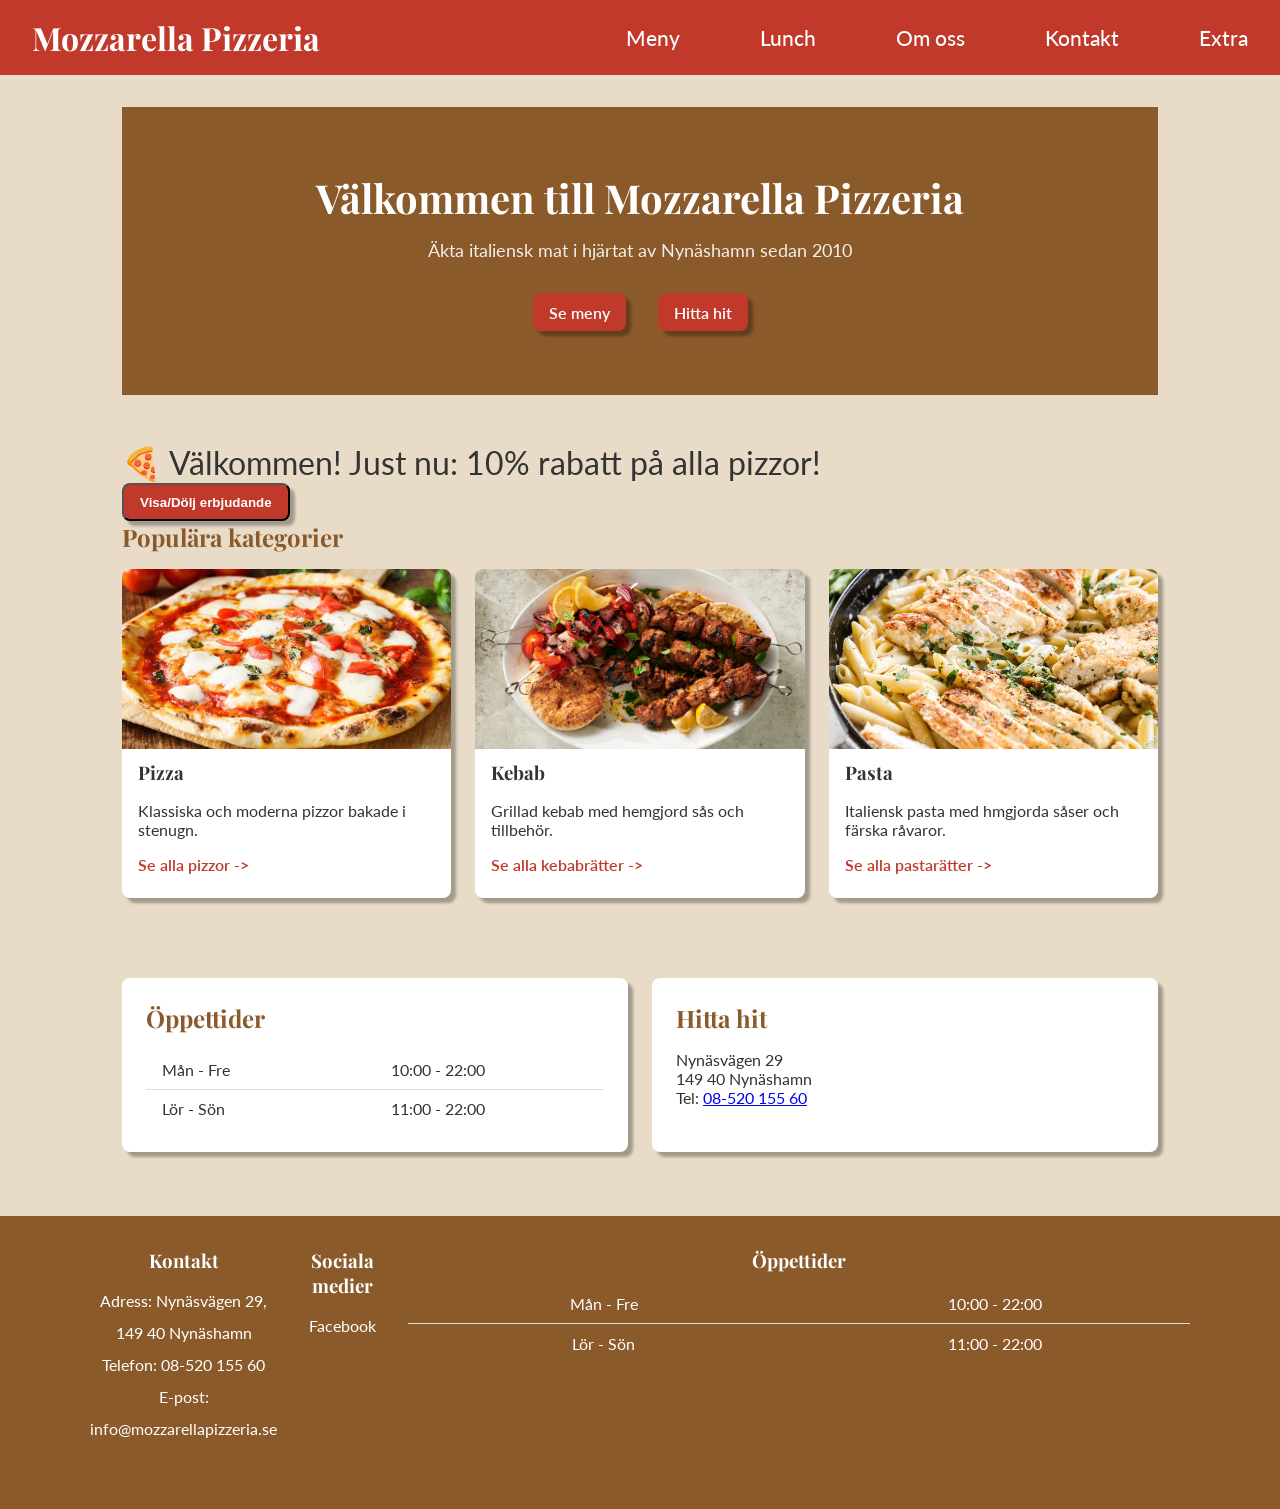
<file: index.html>
<!DOCTYPE html>

<html lang="sv">
    <head>
        <meta charset="UTF-8">
        <meta name="description" content="Mozzarella Pizzeria i Nynäshamn - Äkta italiensk pizza">
        <meta name="keywords" content="pizza, pizzeria, kebab, sallad, pasta, Nynäshamn, lunch">
        <meta name="author" content="Melker Lurén Niklasson">
        <meta name="viewport" content="width=device-width, initial-scale=1.0">
        <title>Mozzarella Pizzeria</title>
        <link rel="stylesheet" href="style.css">
        <link rel="stylesheet" href="print.css" media="print">
    </head>

    <body>
        <header>
            <nav>
                <a href="index.html" id="logo">Mozzarella Pizzeria</a>
                <ul id="nav-menu">
                    <li><a href="meny.html">Meny</a></li>
                    <li><a href="lunch.html">Lunch</a></li>
                    <li><a href="om-oss.html">Om oss</a></li>
                    <li><a href="kontakt.html">Kontakt</a></li>
                    <li><a href="extra.html">Extra</a></li>
                </ul>

                <button class="hamburger" aria-label="Öppna meny">☰</button>
            </nav>
        </header>

        <main>
            <section id="hero">
                <h1>Välkommen till Mozzarella Pizzeria</h1>
                <p>Äkta italiensk mat i hjärtat av Nynäshamn sedan 2010</p>
                <div class="hero-buttons">
                    <a href="meny.html" class="button">Se meny</a>
                    <a href="kontakt.html" class="button">Hitta hit</a>
                </div>
            </section>

            <section id="content">

                <div id="welcome-banner">
                    <p>🍕 Välkommen! Just nu: 10% rabatt på alla pizzor!</p>
                </div>
                <button class="button" id="toggle-banner">Visa/Dölj erbjudande</button>

                <h2>Populära kategorier</h2>
                <div class="card-container">
                    <div class="card">
                        <img src="bilder/pizza.jpg" alt="En klassisk italiens pizza." onmouseover="zoomIn(this)" onmouseout="zoomOut(this)">
                        <h3>Pizza</h3>
                        <p>Klassiska och moderna pizzor bakade i stenugn.</p>
                        <a href="meny.html">Se alla pizzor -></a>
                    </div>
                    <div class="card">
                        <img src="bilder/kebab.jpg" alt="Grillad kebab med tillbehör." onmouseover="zoomIn(this)" onmouseout="zoomOut(this)">
                        <h3>Kebab</h3>
                        <p>Grillad kebab med hemgjord sås och tillbehör.</p>
                        <a href="meny.html">Se alla kebabrätter -></a>
                    </div>
                    <div class="card">
                        <img src="bilder/pasta.jpg" alt="Italiensk pasta med sås." onmouseover="zoomIn(this)" onmouseout="zoomOut(this)">
                        <h3>Pasta</h3>
                        <p>Italiensk pasta med hmgjorda såser och färska råvaror.</p>
                        <a href="meny.html">Se alla pastarätter -></a>
                    </div>
                </div>
            </section>

            <section id="info">
                <div class="info-container">
                    <div class="info-card">
                        <h2>Öppettider</h2>
                        <table>
                            <tr>
                                <td>Mån - Fre</td>
                                <td>10:00 - 22:00</td>
                            </tr>
                            <tr>
                                <td>Lör - Sön</td>
                                <td>11:00 - 22:00</td>
                            </tr>
                        </table>
                    </div>
                    <div class="info-card">
                        <h2>Hitta hit</h2>
                        <p>Nynäsvägen 29</p>
                        <p>149 40 Nynäshamn</p>
                        <p>Tel: <a href="tel:+46852015560">08-520 155 60</a></p>
                    </div>
                </div>
            </section>
        </main>

        <footer>
            <div class="footer-container">
                <div class="footer-column">
                    <h3>Kontakt</h3>
                    <ul>
                            <li>Adress: Nynäsvägen 29, 149 40 Nynäshamn</li>
                            <li>Telefon: <a href="tel:+46852015560">08-520 155 60</a></li>
                            <li>E-post: <a href="mailto:info@mozzarellapizzeria.se">info@mozzarellapizzeria.se</a></li>
                    </ul>
                </div>
                <div class="footer-column">
                    <h3>Sociala medier</h3>
                    <ul>
                        <li><a href="https://www.facebook.com/profile.php?id=61572858213681" target="_blank">Facebook</a></li>
                    </ul>
                </div>
                <div class="footer-column">
                    <h3>Öppettider</h3>
                    <table>
                        <tr>
                            <td>Mån - Fre</td>
                            <td>10:00 - 22:00</td>
                        </tr>
                        <tr>
                            <td>Lör - Sön</td>
                            <td>11:00 - 22:00</td>
                        </tr>
                    </table>
                </div>
            </div>
        </footer>

        <script src="https://code.jquery.com/jquery-3.7.1.min.js"></script>
        <script src="script.js"></script>
    </body>
</html>
</file>
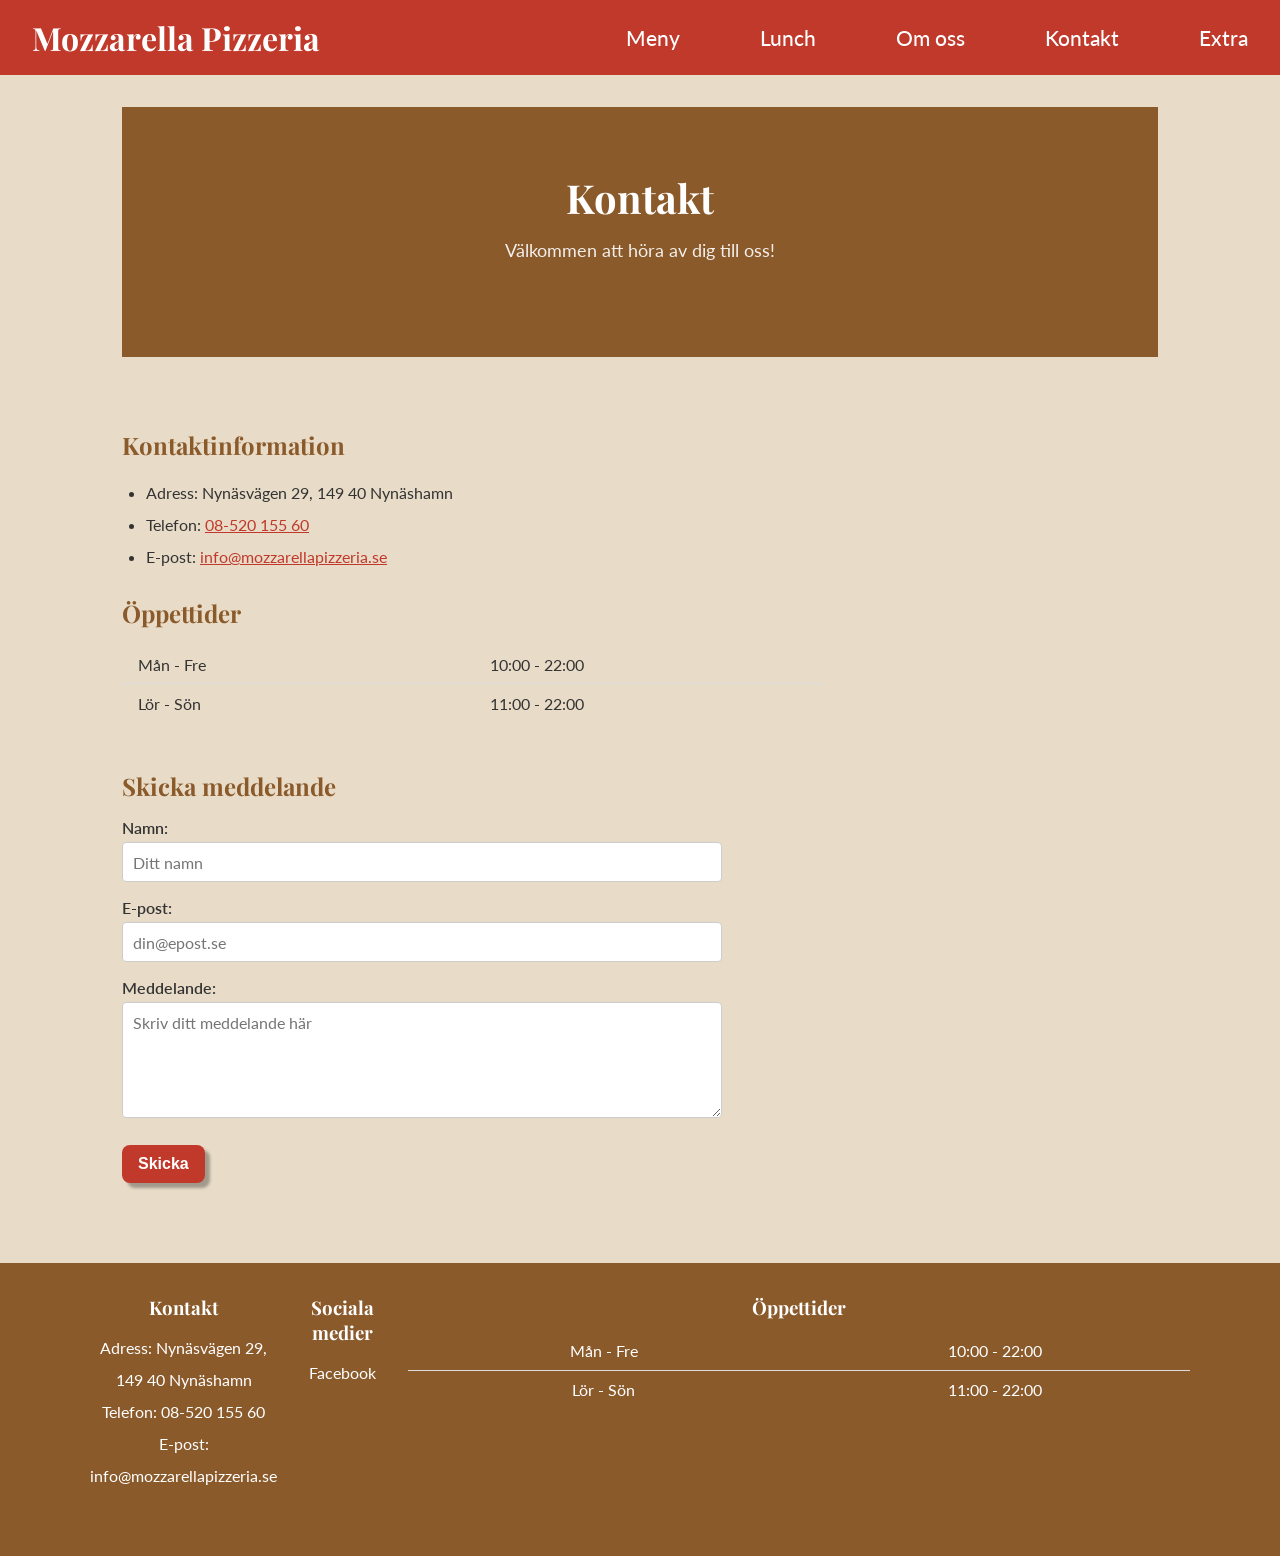
<file: kontakt.html>
<!DOCTYPE html>

<html lang="sv">
    <head>
        <meta charset="UTF-8">
        <meta name="description" content="Mozzarella Pizzeria i Nynäshamn - Äkta italiensk pizza">
        <meta name="keywords" content="pizza, pizzeria, kebab, sallad, pasta, Nynäshamn, lunch">
        <meta name="author" content="Melker Lurén Niklasson">
        <meta name="viewport" content="width=device-width, initial-scale=1.0">
        <title>Kontakt - Mozzarella Pizzeria</title>
        <link rel="stylesheet" href="style.css">
    </head>

    <body>
        <header>
            <nav>
                <a href="index.html" id="logo">Mozzarella Pizzeria</a>
                <ul id="nav-menu">
                    <li><a href="meny.html">Meny</a></li>
                    <li><a href="lunch.html">Lunch</a></li>
                    <li><a href="om-oss.html">Om oss</a></li>
                    <li><a href="kontakt.html">Kontakt</a></li>
                    <li><a href="extra.html">Extra</a></li>
                </ul>

                <button class="hamburger" aria-label="Öppna meny">☰</button>
            </nav>
        </header>

        <main>
            <section id="hero">
                <h1>Kontakt</h1>
                <p>Välkommen att höra av dig till oss!</p>
            </section>

            <section id="content">
                <div class="contact-container">
                    <div class="contact-info">
                        <h2>Kontaktinformation</h2>
                        <ul>
                            <li>Adress: Nynäsvägen 29, 149 40 Nynäshamn</li>
                            <li>Telefon: <a href="tel:+46852015560">08-520 155 60</a></li>
                            <li>E-post: <a href="mailto:info@mozzarellapizzeria.se">info@mozzarellapizzeria.se</a></li>
                        </ul>

                        <h2>Öppettider</h2>
                        <table>
                            <tr>
                                <td>Mån - Fre</td>
                                <td>10:00 - 22:00</td>
                            </tr>
                            <tr>
                                <td>Lör - Sön</td>
                                <td>11:00 - 22:00</td>
                            </tr>
                        </table>
                    </div>

                    <div class="contact-map">
                        <iframe
                        src="https://maps.google.com/maps?q=58.9144249,17.9454729&z=17&output=embed"
                        width="100%"
                        height="300"
                        style="border:0;"
                        allowfullscreen=""
                        loading="lazy"
                        title="Karta över Mozzarella Pizzeria">
                    </iframe>
                    </div>
                </div>

                <div class="form">
                    <div class="extra-form">
                        <h2>Skicka meddelande</h2>
                        <form action="mailto:info@mozzarellapizzeria.se" method="post" enctype="text/plain">
                            <label for "name">Namn:</label>
                            <input type="text" id="name" name="name" placeholder="Ditt namn">
                            <label for "email">E-post:</label>
                            <input type="email" id="email" name="email" placeholder="din@epost.se">
                            <label for "message">Meddelande:</label>
                            <textarea id="message" name="message" rows="5" placeholder="Skriv ditt meddelande här"></textarea>
                            <button type="submit" class="button">Skicka</button>
                        </form>
                    
                    </div>
                </div>
            </section>
        </main>

        <footer>
            <div class="footer-container">
                <div class="footer-column">
                    <h3>Kontakt</h3>
                    <ul>
                            <li>Adress: Nynäsvägen 29, 149 40 Nynäshamn</li>
                            <li>Telefon: <a href="tel:+46852015560">08-520 155 60</a></li>
                            <li>E-post: <a href="mailto:info@mozzarellapizzeria.se">info@mozzarellapizzeria.se</a></li>
                    </ul>
                </div>
                <div class="footer-column">
                    <h3>Sociala medier</h3>
                    <ul>
                        <li><a href="https://www.facebook.com/profile.php?id=61572858213681" target="_blank">Facebook</a></li>
                    </ul>
                </div>
                <div class="footer-column">
                    <h3>Öppettider</h3>
                    <table>
                        <tr>
                            <td>Mån - Fre</td>
                            <td>10:00 - 22:00</td>
                        </tr>
                        <tr>
                            <td>Lör - Sön</td>
                            <td>11:00 - 22:00</td>
                        </tr>
                    </table>
                </div>
            </div>
        </footer>

        <script src="https://code.jquery.com/jquery-3.7.1.min.js"></script>
        <script src="script.js"></script>
    </body>
</html>
</file>
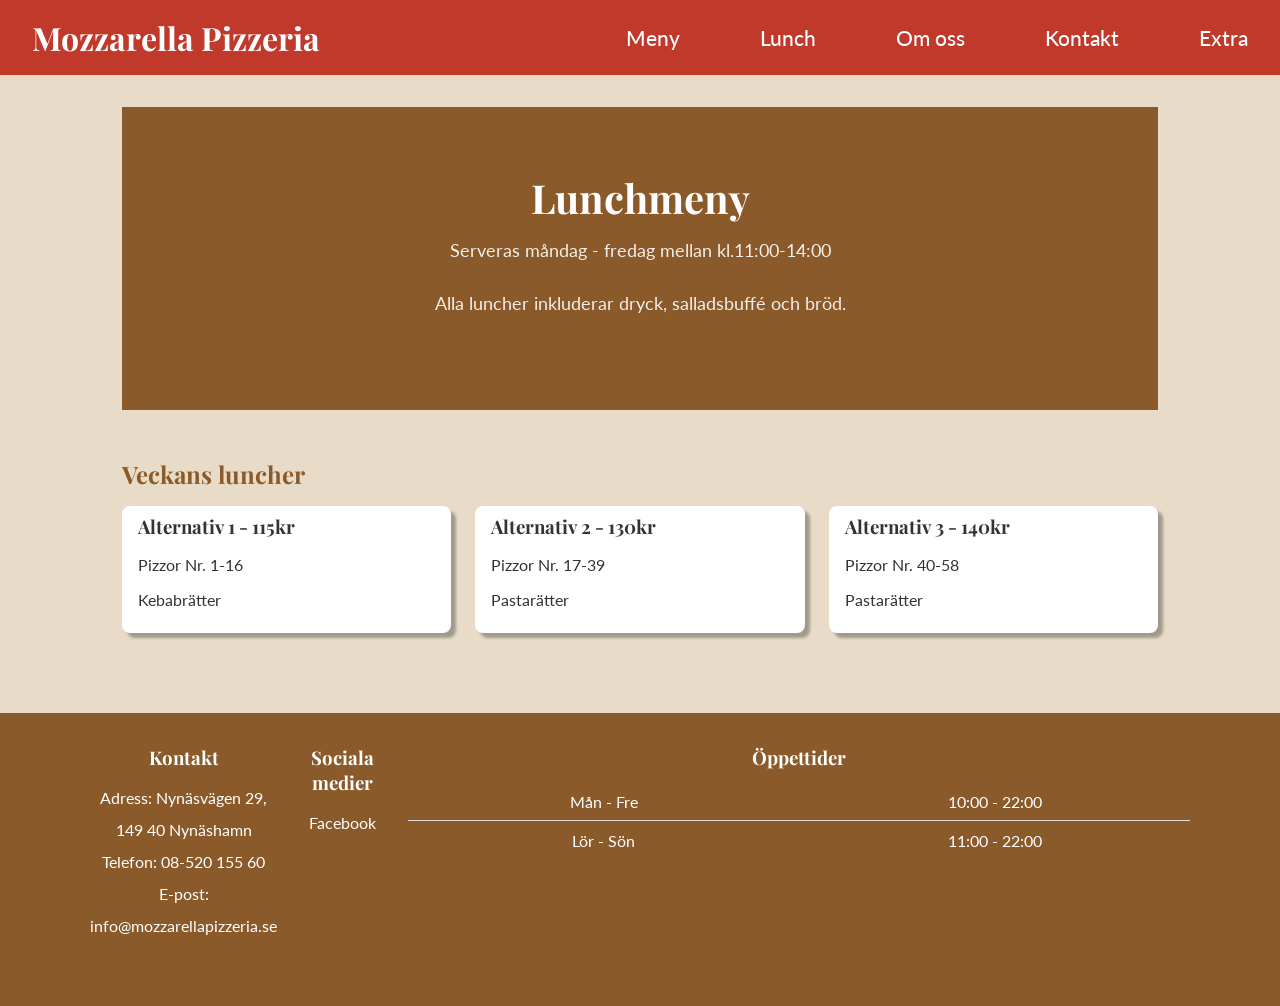
<file: lunch.html>
<!DOCTYPE html>

<html lang="sv">
    <head>
        <meta charset="UTF-8">
        <meta name="description" content="Mozzarella Pizzeria i Nynäshamn - Äkta italiensk pizza">
        <meta name="keywords" content="pizza, pizzeria, kebab, sallad, pasta, Nynäshamn, lunch">
        <meta name="author" content="Melker Lurén Niklasson">
        <meta name="viewport" content="width=device-width, initial-scale=1.0">
        <title>Lunch - Mozzarella Pizzeria</title>
        <link rel="stylesheet" href="style.css">
    </head>

    <body>
        <header>
            <nav>
                <a href="index.html" id="logo">Mozzarella Pizzeria</a>
                <ul id="nav-menu">
                    <li><a href="meny.html">Meny</a></li>
                    <li><a href="lunch.html">Lunch</a></li>
                    <li><a href="om-oss.html">Om oss</a></li>
                    <li><a href="kontakt.html">Kontakt</a></li>
                    <li><a href="extra.html">Extra</a></li>
                </ul>

                <button class="hamburger" aria-label="Öppna meny">☰</button>
            </nav>
        </header>

        <main>
            <section id="hero">
                <h1>Lunchmeny</h1>
                <p>Serveras måndag - fredag mellan kl.11:00-14:00</p>
                <p>Alla luncher inkluderar dryck, salladsbuffé och bröd.</p>
            </section>

            <section id="content">
                <h2>Veckans luncher</h2>
                <div class="card-container">
                    <div class="card">
                        <h3>Alternativ 1 - 115kr</h3>
                        <p>Pizzor Nr. 1-16</p>
                        <p>Kebabrätter</p>
                    </div>
                    <div class="card">
                        <h3>Alternativ 2 - 130kr</h3>
                        <p>Pizzor Nr. 17-39</p>
                        <p>Pastarätter</p>
                    </div>
                    <div class="card">
                        <h3>Alternativ 3 - 140kr</h3>
                        <p>Pizzor Nr. 40-58</p>
                        <p>Pastarätter</p>
                    </div>
                </div>
            </section>
        </main>

        <footer>
            <div class="footer-container">
                <div class="footer-column">
                    <h3>Kontakt</h3>
                    <ul>
                            <li>Adress: Nynäsvägen 29, 149 40 Nynäshamn</li>
                            <li>Telefon: <a href="tel:+46852015560">08-520 155 60</a></li>
                            <li>E-post: <a href="mailto:info@mozzarellapizzeria.se">info@mozzarellapizzeria.se</a></li>
                    </ul>
                </div>
                <div class="footer-column">
                    <h3>Sociala medier</h3>
                    <ul>
                        <li><a href="https://www.facebook.com/profile.php?id=61572858213681" target="_blank">Facebook</a></li>
                    </ul>
                </div>
                <div class="footer-column">
                    <h3>Öppettider</h3>
                    <table>
                        <tr>
                            <td>Mån - Fre</td>
                            <td>10:00 - 22:00</td>
                        </tr>
                        <tr>
                            <td>Lör - Sön</td>
                            <td>11:00 - 22:00</td>
                        </tr>
                    </table>
                </div>
            </div>
        </footer>

        <script src="https://code.jquery.com/jquery-3.7.1.min.js"></script>
        <script src="script.js"></script>
    </body>
</html>
</file>
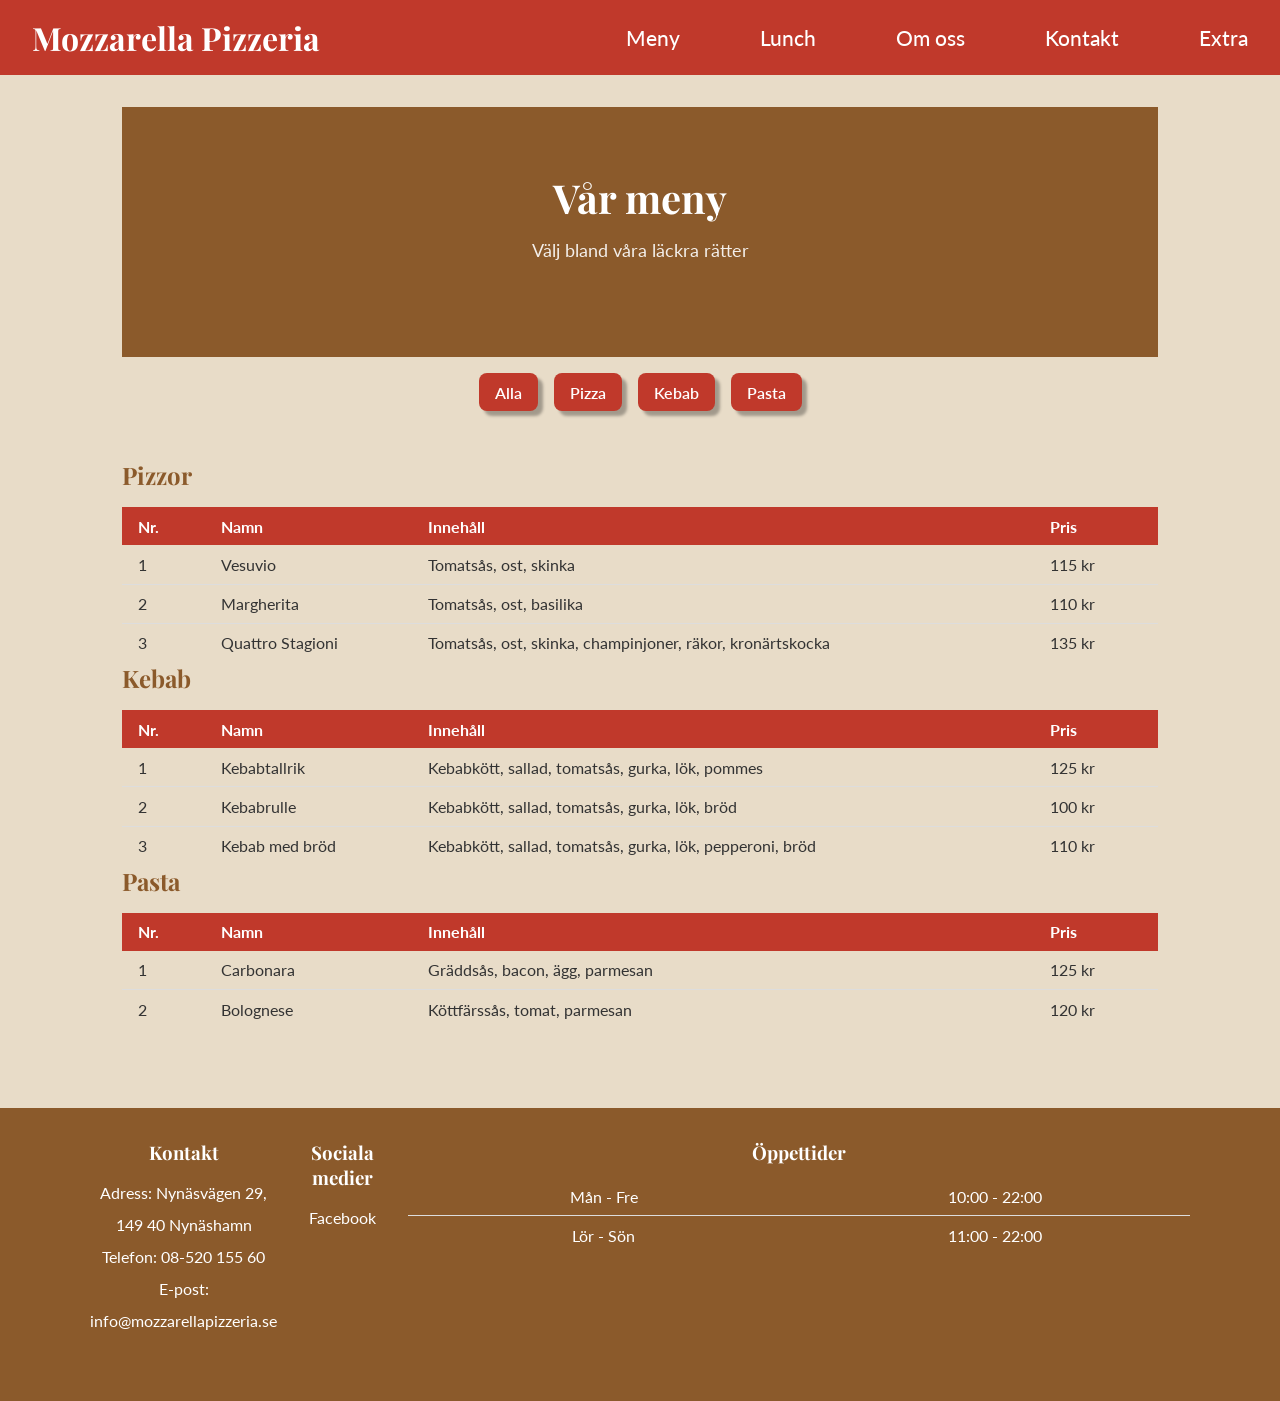
<file: meny.html>
<!DOCTYPE html>

<html lang="sv">
    <head>
        <meta charset="UTF-8">
        <meta name="description" content="Mozzarella Pizzeria i Nynäshamn - Äkta italiensk pizza">
        <meta name="keywords" content="pizza, pizzeria, kebab, sallad, pasta, Nynäshamn, lunch">
        <meta name="author" content="Melker Lurén Niklasson">
        <meta name="viewport" content="width=device-width, initial-scale=1.0">
        <title>Meny - Mozzarella Pizzeria</title>
        <link rel="stylesheet" href="style.css">
    </head>

    <body>
        <header>
            <nav>
                <a href="index.html" id="logo">Mozzarella Pizzeria</a>
                <ul id="nav-menu">
                    <li><a href="meny.html">Meny</a></li>
                    <li><a href="lunch.html">Lunch</a></li>
                    <li><a href="om-oss.html">Om oss</a></li>
                    <li><a href="kontakt.html">Kontakt</a></li>
                    <li><a href="extra.html">Extra</a></li>
                </ul>

                <button class="hamburger" aria-label="Öppna meny">☰</button>
            </nav>
        </header>

        <main>
            <section id="hero">
                <h1>Vår meny</h1>
                <p>Välj bland våra läckra rätter</p>
            </section>

            <section id="filter">
                <div class="filter-buttons">
                    <a href="meny.html" class="button">Alla</a>
                    <a href="meny.html" class="button">Pizza</a>
                    <a href="meny.html" class="button">Kebab</a>
                    <a href="meny.html" class="button">Pasta</a>
                </div>
            </section>

            <section id="content">
                <h2>Pizzor</h2>
                <table>
                    <tr>
                        <th>Nr.</th>
                        <th>Namn</th>
                        <th>Innehåll</th>
                        <th>Pris</th>
                    </tr>
                    <tr>
                        <td>1</td>
                        <td>Vesuvio</td>
                        <td>Tomatsås, ost, skinka</td>
                        <td>115 kr</td>
                    </tr>
                    <tr>
                        <td>2</td>
                        <td>Margherita</td>
                        <td>Tomatsås, ost, basilika</td>
                        <td>110 kr</td>
                    </tr>
                    <tr>
                        <td>3</td>
                        <td>Quattro Stagioni</td>
                        <td>Tomatsås, ost, skinka, champinjoner, räkor, kronärtskocka</td>
                        <td>135 kr</td>
                    </tr>
                </table>

                <h2>Kebab</h2>
                <table>
                    <tr>
                        <th>Nr.</th>
                        <th>Namn</th>
                        <th>Innehåll</th>
                        <th>Pris</th>
                    </tr>
                    <tr>
                        <td>1</td>
                        <td>Kebabtallrik</td>
                        <td>Kebabkött, sallad, tomatsås, gurka, lök, pommes</td>
                        <td>125 kr</td>
                    </tr>
                    <tr>
                        <td>2</td>
                        <td>Kebabrulle</td>
                        <td>Kebabkött, sallad, tomatsås, gurka, lök, bröd</td>
                        <td>100 kr</td>
                    </tr>
                    <tr>
                        <td>3</td>
                        <td>Kebab med bröd</td>
                        <td>Kebabkött, sallad, tomatsås, gurka, lök, pepperoni, bröd</td>
                        <td>110 kr</td>
                    </tr>
                </table>

                <h2>Pasta</h2>
                <table>
                    <tr>
                        <th>Nr.</th>
                        <th>Namn</th>
                        <th>Innehåll</th>
                        <th>Pris</th>
                    </tr>
                    <tr>
                        <td>1</td>
                        <td>Carbonara</td>
                        <td>Gräddsås, bacon, ägg, parmesan</td>
                        <td>125 kr</td>
                    </tr>
                    <tr>
                        <td>2</td>
                        <td>Bolognese</td>
                        <td>Köttfärssås, tomat, parmesan</td>
                        <td>120 kr</td>
                    </tr>
                </table>
            </section>
        </main>

        <footer>
            <div class="footer-container">
                <div class="footer-column">
                    <h3>Kontakt</h3>
                    <ul>
                            <li>Adress: Nynäsvägen 29, 149 40 Nynäshamn</li>
                            <li>Telefon: <a href="tel:+46852015560">08-520 155 60</a></li>
                            <li>E-post: <a href="mailto:info@mozzarellapizzeria.se">info@mozzarellapizzeria.se</a></li>
                    </ul>
                </div>
                <div class="footer-column">
                    <h3>Sociala medier</h3>
                    <ul>
                        <li><a href="https://www.facebook.com/profile.php?id=61572858213681" target="_blank">Facebook</a></li>
                    </ul>
                </div>
                <div class="footer-column">
                    <h3>Öppettider</h3>
                    <table>
                        <tr>
                            <td>Mån - Fre</td>
                            <td>10:00 - 22:00</td>
                        </tr>
                        <tr>
                            <td>Lör - Sön</td>
                            <td>11:00 - 22:00</td>
                        </tr>
                    </table>
                </div>
            </div>
        </footer>

        <script src="https://code.jquery.com/jquery-3.7.1.min.js"></script>
        <script src="script.js"></script>
    </body>
</html>
</file>
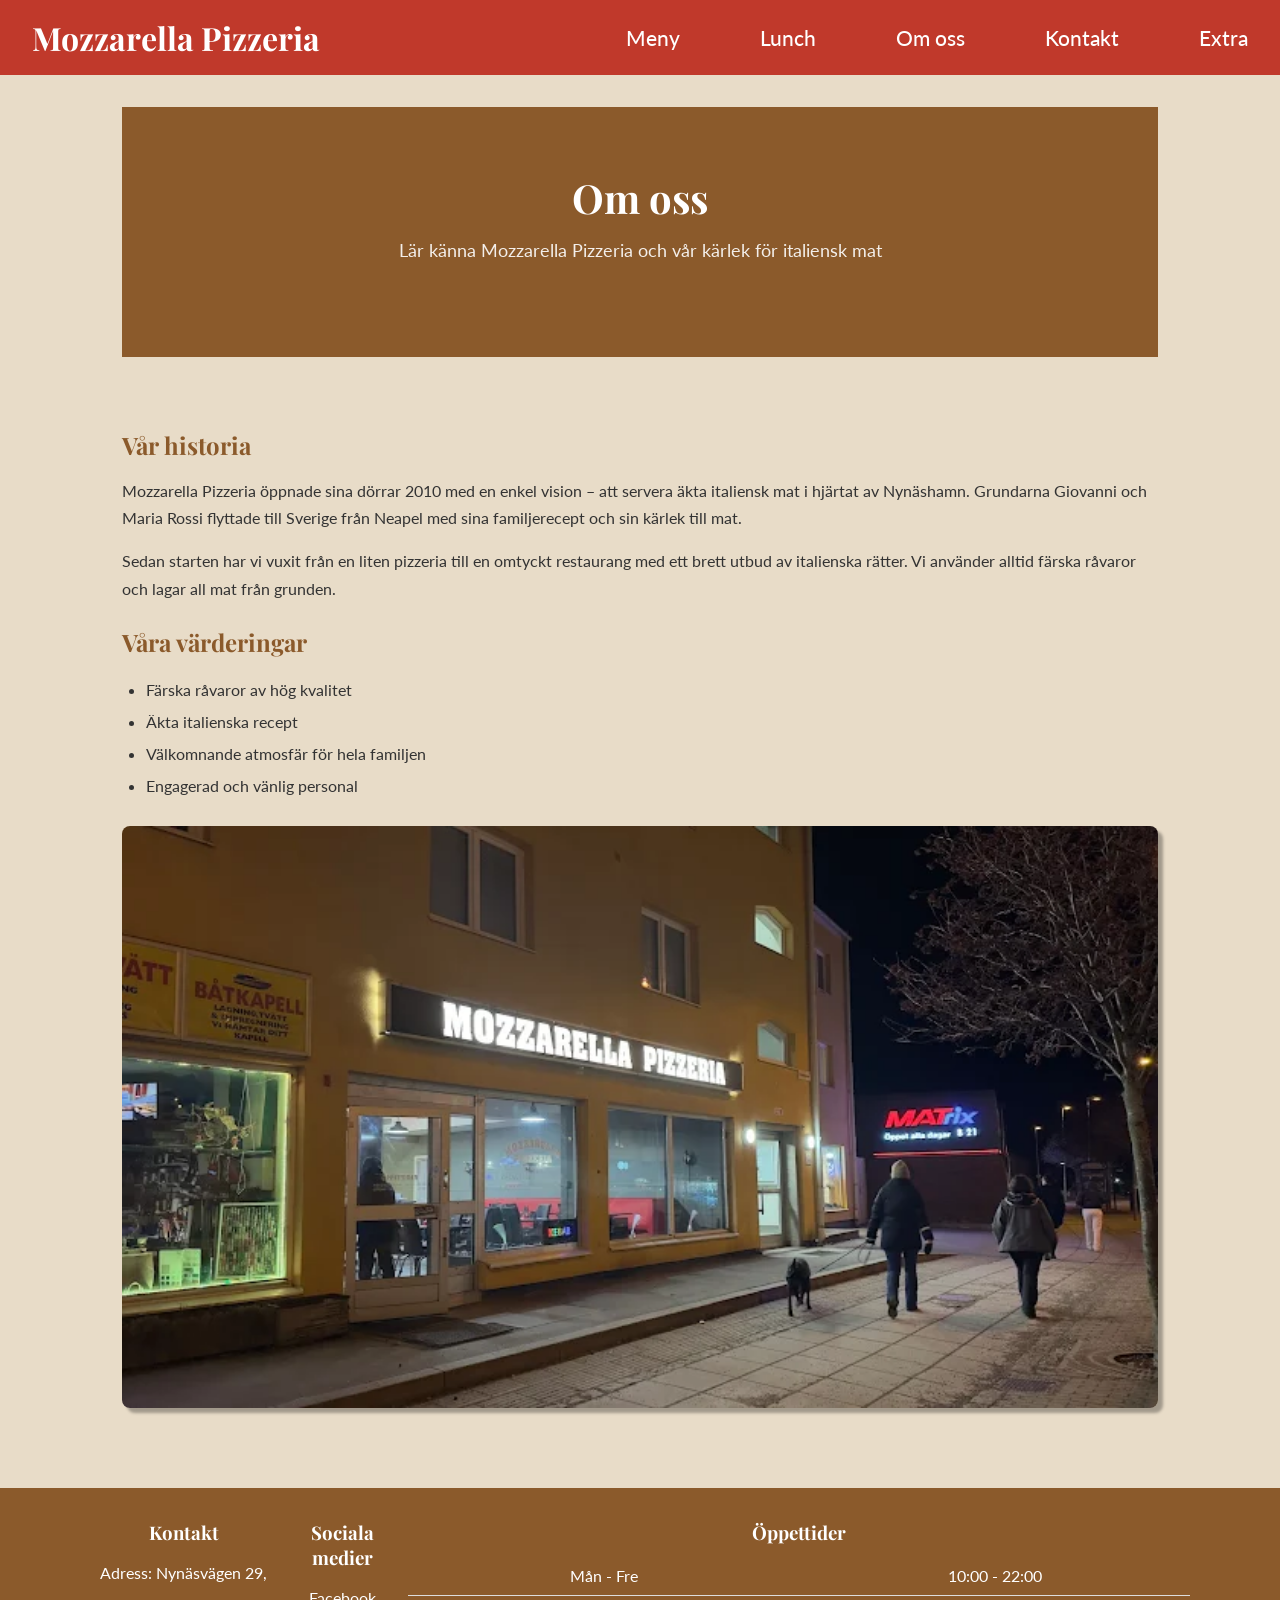
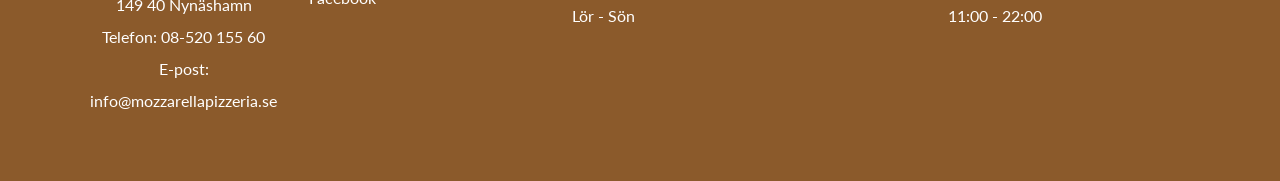
<file: om-oss.html>
<!DOCTYPE html>

<html lang="sv">
    <head>
        <meta charset="UTF-8">
        <meta name="description" content="Mozzarella Pizzeria i Nynäshamn - Äkta italiensk pizza">
        <meta name="keywords" content="pizza, pizzeria, kebab, sallad, pasta, Nynäshamn, lunch">
        <meta name="author" content="Melker Lurén Niklasson">
        <meta name="viewport" content="width=device-width, initial-scale=1.0">
        <title>Om oss - Mozzarella Pizzeria</title>
        <link rel="stylesheet" href="style.css">
    </head>

    <body>
        <header>
            <nav>
                <a href="index.html" id="logo">Mozzarella Pizzeria</a>
                <ul id="nav-menu">
                    <li><a href="meny.html">Meny</a></li>
                    <li><a href="lunch.html">Lunch</a></li>
                    <li><a href="om-oss.html">Om oss</a></li>
                    <li><a href="kontakt.html">Kontakt</a></li>
                    <li><a href="extra.html">Extra</a></li>
                </ul>

                <button class="hamburger" aria-label="Öppna meny">☰</button>
            </nav>
        </header>

        <main>
            <section id="hero">
                <h1>Om oss</h1>
                <p>Lär känna Mozzarella Pizzeria och vår kärlek för italiensk mat</p>
            </section>

            <!-- Påhittad information med hjälp av AI -->
            <section id="content">
                <div class="om-oss-container">
                    <div class="om-oss-text">
                        <h2>Vår historia</h2>
                        <p>Mozzarella Pizzeria öppnade sina dörrar 2010 med en enkel vision – att servera äkta italiensk mat i hjärtat av Nynäshamn. Grundarna Giovanni och Maria Rossi flyttade till Sverige från Neapel med sina familjerecept och sin kärlek till mat.</p>
                        <p>Sedan starten har vi vuxit från en liten pizzeria till en omtyckt restaurang med ett brett utbud av italienska rätter. Vi använder alltid färska råvaror och lagar all mat från grunden.</p>
                        
                        <h2>Våra värderingar</h2>
                        <ul>
                            <li>Färska råvaror av hög kvalitet</li>
                            <li>Äkta italienska recept</li>
                            <li>Välkomnande atmosfär för hela familjen</li>
                            <li>Engagerad och vänlig personal</li>
                        </ul>

                        <img src="bilder/resturang.jpg" alt="Mozzarella Pizzerias restauranglokal">

                    </div>
                </div>
            </section>
        </main>

        <footer>
            <div class="footer-container">
                <div class="footer-column">
                    <h3>Kontakt</h3>
                    <ul>
                            <li>Adress: Nynäsvägen 29, 149 40 Nynäshamn</li>
                            <li>Telefon: <a href="tel:+46852015560">08-520 155 60</a></li>
                            <li>E-post: <a href="mailto:info@mozzarellapizzeria.se">info@mozzarellapizzeria.se</a></li>
                    </ul>
                </div>
                <div class="footer-column">
                    <h3>Sociala medier</h3>
                    <ul>
                        <li><a href="https://www.facebook.com/profile.php?id=61572858213681" target="_blank">Facebook</a></li>
                    </ul>
                </div>
                <div class="footer-column">
                    <h3>Öppettider</h3>
                    <table>
                        <tr>
                            <td>Mån - Fre</td>
                            <td>10:00 - 22:00</td>
                        </tr>
                        <tr>
                            <td>Lör - Sön</td>
                            <td>11:00 - 22:00</td>
                        </tr>
                    </table>
                </div>
            </div>
        </footer>

        <script src="https://code.jquery.com/jquery-3.7.1.min.js"></script>
        <script src="script.js"></script>
    </body>
</html>
</file>
<file: style.css>
@import url('https://fonts.googleapis.com/css2?family=Playfair+Display:wght@400;700&family=Lato:wght@400;700&display=swap');

* {
    margin: 0;
    padding: 0;
    box-sizing: border-box;
}

:root {
    --red: #C0392B;
    --brown: #8B5A2B;
    --creme: #E8DCC8;
}

body {
    font-family: 'Lato', sans-serif;
    background-color: var(--creme);
    color: #333;
}

nav {
    display: flex;
    justify-content: space-between;
    align-items: center;
}

#logo {
    font-family: 'Playfair Display', serif;
    font-size: 2rem;
    font-weight: 700;
    color: #fff;
    text-decoration: none;
}

.hamburger {
    display: none;
    background: none;
    border: none;
    color: #fff;
    font-size: 2rem;
    cursor: pointer;
}

nav ul {
    list-style: none;
    display: flex;
    gap: 5rem;
}

nav ul a {
    color: #fff;
    text-decoration: none;
    font-size: 1.3rem;
    font-weight: 500;
}

nav ul a:hover {
    text-decoration: underline;
}

h1, h2, h3 {
    font-family: 'Playfair Display', serif;
}

header {
    background-color: var(--red);
    padding: 1rem 2rem;
}

main {
    max-width: 1100px;
    margin: 0 auto;
    padding: 2rem;
}

footer {
    background-color: var(--brown);
    color: #fff;
    padding: 2rem;
    text-align: center;
}

/* Hero */
#hero {
    background-color: var(--brown);
    color: #fff;
    text-align: center;
    padding: 4rem 2rem;
}

#hero h1 {
    font-size: 2.5rem;
    margin-bottom: 1rem;
}

#hero p {
    font-size: 1.1rem;
    margin-bottom: 2rem;
    opacity: 0.9;
}

.hero-buttons {
    display: flex;
    justify-content: center;
    gap: 2rem;
}

.button {
    background-color: var(--red);
    color: #fff;
    text-decoration: none;
    font-weight: 600;
    padding: 0.6rem 1rem;
    border-radius: 8px;
    box-shadow: 5px 5px 3px rgba(0, 0, 0, 0.3);
}

.button:hover {
    opacity: 0.8;
}

/* Category cards */
#content {
    padding: 3rem 0;
}

#content h2 {
    margin-bottom: 1rem;
    color: var(--brown);
}

.card-container {
    display: flex;
    gap: 1.5rem;
}

.card {
    background-color: #fff;
    border-radius: 8px;
    overflow: hidden;
    padding-bottom: 1rem;
    box-shadow: 5px 5px 3px rgba(0, 0, 0, 0.3);
    flex: 1;
}

.card img {
    width: 100%;
    height: 180px;
    object-fit: cover;
}

.card h3, .card p, .card a {
    padding: 0.5rem 1rem;
    display: block;
}

.card a {
    color: var(--red);
    font-weight: 600;
    text-decoration: none;
}

.card a:hover {
    text-decoration: underline;
}

/* Info-kort */
.info-container {
    display: flex;
    gap: 1.5rem;
    padding: 2rem 0;
}

.info-card {
    background-color: white;
    border-radius: 8px;
    padding: 1.5rem;
    flex: 1;
    box-shadow: 5px 5px 3px rgba(0, 0, 0, 0.3);
}

.info-card h2 {
    margin-bottom: 1rem;
    color: var(--brown);
}

/* Footer */
.footer-container {
    display: flex;
    justify-content: space-between;
    gap: 2rem;
    max-width: 1100px;
    margin: 0 auto;
    padding-bottom: 2rem;
}

.footer-column h3 {
    margin-bottom: 0.75rem;
    font-family: 'Playfair Display', serif;
}

.footer-column ul {
    list-style: none;
    line-height: 2;
}

.footer-column a {
    color: white;
    text-decoration: none;
}

.footer-column a:hover {
    text-decoration: underline;
}

.footer-copy {
    text-align: center;
    margin-top: 1rem;
    opacity: 0.7;
    font-size: 0.9rem;
}

/* Menysidan */
.filter-buttons {
    padding-top: 1rem;
    display: flex;
    justify-content: center;
    gap: 1rem;
}

th {
    background-color: var(--red);
    color: white;
    padding: 0.6rem 1rem;
    text-align: left;
}

td {
    padding: 0.6rem 1rem;
    border-bottom: 1px solid #ddd;
}

tr:last-child td {
    border-bottom: none;
}

table {
    width: 100%;
    table-layout: fixed;
    border-collapse: collapse;
}

table th:nth-child(1) { width: 8%; }   /* Nr. */
table th:nth-child(2) { width: 20%; }  /* Namn */
table th:nth-child(3) { width: 60%; }  /* Innehåll */
table th:nth-child(4) { width: 12%; }  /* Pris */

/* Lunch */
/* Återanvänder 'card' */

/* Om oss */
.om-oss-container {
    display: flex;
    gap: 2rem;
    align-items: flex-start;
}

.om-oss-text {
    flex: 2;
}

.om-oss-text h2 {
    margin-top: 1.5rem;
    margin-bottom: 0.75rem;
    color: var(--brown);
}

.om-oss-text p {
    margin-bottom: 1rem;
    line-height: 1.7;
}

.om-oss-text ul {
    padding-left: 1.5rem;
    line-height: 2;
}

.om-oss-bild {
    flex: 1;
}

.om-oss-text img {
    width: 100%;
    margin-top: 1.5rem;
    margin-left: auto;
    margin-right: auto;
    display: block;
    border-radius: 8px;
    box-shadow: 5px 5px 3px rgba(0, 0, 0, 0.3);
}

/* Kontakt */
.contact-container {
    display: flex;
    gap: 2rem;
    margin-bottom: 3rem;
}

.contact-info {
    flex: 1;
}

.contact-info h2 {
    color: var(--brown);
    margin-top: 1.5rem;
    margin-bottom: 0.75rem;
}

.contact-info ul {
    padding-left: 1.5rem;
    line-height: 2;
}

.contact-info a {
    color: var(--red);
}

.contact-karta {
    flex: 1;
    border-radius: 8px;
    overflow: hidden;
    box-shadow: 5px 5px 3px rgba(0, 0, 0, 0.3);
}

.form {
    max-width: 600px;
}

.form label {
    display: block;
    font-weight: 600;
    margin-top: 1rem;
    margin-bottom: 0.3rem;
}

.form input,
.form textarea {
    width: 100%;
    padding: 0.6rem;
    border: 1px solid #ccc;
    border-radius: 4px;
    font-family: 'Lato', sans-serif;
    font-size: 1rem;
}

.form button {
    margin-top: 1.5rem;
    cursor: pointer;
    border: none;
    font-size: 1rem;
}

/* Extra */

.video-container {
    display: flex;
    flex-direction: column;
    align-items: center;
}

video {
    width: 100%;
    max-width: 700px;
}

/* Responsivitet */

/* Skärmbredd < 900px */
/* Skärmbredd < 900px */
@media (max-width: 900px) {

    nav ul {
        display: none;
        flex-direction: column;
        gap: 1rem;
        width: 100%;
        background-color: var(--red);
        padding: 1rem 2rem;
        position: absolute;
        top: 70px;
        left: 0;
        z-index: 100;
    }

    nav ul li {
        border-bottom: 1px solid rgba(255,255,255,0.2);
        padding-bottom: 0.5rem;
    }

    nav ul li:last-child {
        border-bottom: none;
    }

    .hamburger {
        display: block;
    }

    header {
        position: relative;
    }
}

/* Skärmbredd < 750px */
@media (max-width: 750px) {

    #hero {
        padding: 2rem 1rem;
    }

    #hero h1 {
        font-size: 1.8rem;
    }

    .card-container {
        flex-direction: column;
    }

    .info-container {
        flex-direction: column;
    }

    .om-oss-container {
        flex-direction: column;
    }

    .contact-container {
        flex-direction: column;
    }

    .footer-container {
        flex-direction: column;
    }

    table {
        font-size: 0.85rem;
    }

    th, td {
        padding: 0.4rem 0.5rem;
    }
}

#welcome-banner{
    font-size: 2rem;
}

/* Dark mode */
.dark-mode {
    background-color: #1a1a1a;
    color: #f0f0f0;
}

.dark-mode header {
    background-color: #111;
}

.dark-mode footer {
    background-color: #111;
}

.dark-mode #hero {
    background-color: #2a2a2a;
}

.dark-mode .card {
    background-color: #2a2a2a;
    color: #f0f0f0;
}

.dark-mode .info-card {
    background-color: #2a2a2a;
    color: #f0f0f0;
}

.dark-mode #daily-special {
    background-color: #2a2a2a;
}

.dark-mode #welcome-banner {
    background-color: #2a2a2a;
}
</file>
<file: print.css>
/* Stylesheet för att dölja element vid utskrift av .pdf-fil */

nav ul {
    display: none;
}

.button {
    display: none;
}

body {
    background-color: #fff;
}

#hero {
    background-color: #fff;
    color: #000;
}

.card {
    box-shadow: none;
}

.card a {
    display: none;
}

.info-card {
    box-shadow: none;
}

.info-card a {
    text-decoration: none;
    color: #000;
}
</file>
